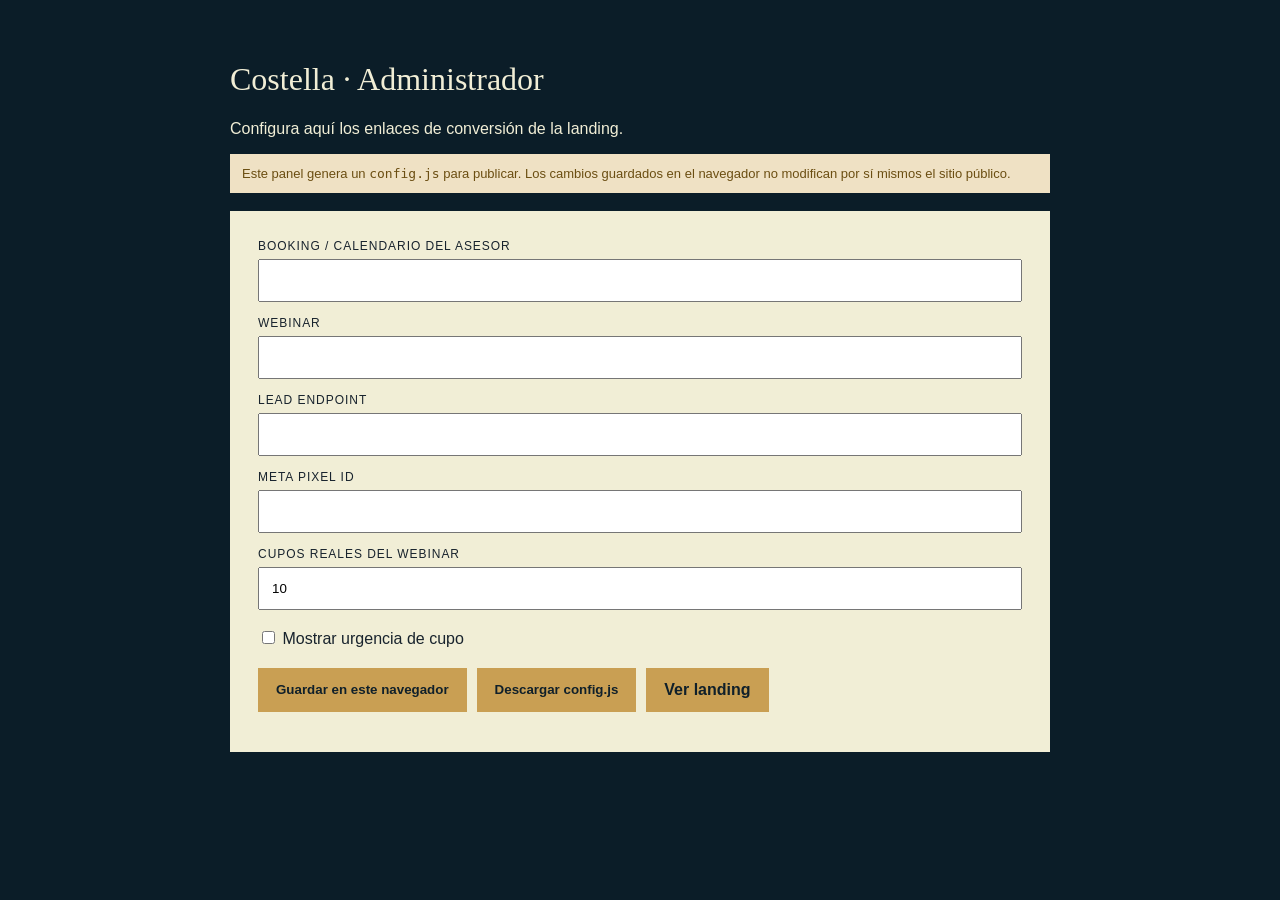
<file: admin.html>
<!doctype html><html lang="es"><head><meta charset="utf-8"><meta name="viewport" content="width=device-width,initial-scale=1"><title>Costella · Administrador</title><style>body{font-family:Arial,sans-serif;background:#0b1d28;color:#f1eed6;margin:0;padding:40px}.wrap{max-width:820px;margin:auto}h1,h2{font-family:Georgia,serif;font-weight:400}.card{background:#f1eed6;color:#18232d;padding:28px;margin-top:18px}.grid{display:grid;gap:14px}.grid label{font-size:12px;text-transform:uppercase;letter-spacing:.08em}.grid input{width:100%;box-sizing:border-box;padding:12px;margin-top:6px}.btn{padding:13px 18px;border:0;background:#c99f53;color:#10202a;font-weight:700;cursor:pointer}.note{font-size:12px;line-height:1.6;color:#666}.ok{color:#386d3b}.warning{background:#efe1c4;color:#6b4e12;padding:12px;margin:15px 0;font-size:13px}</style></head><body><div class="wrap"><h1>Costella · Administrador</h1><p>Configura aquí los enlaces de conversión de la landing.</p><div class="warning">Este panel genera un <code>config.js</code> para publicar. Los cambios guardados en el navegador no modifican por sí mismos el sitio público.</div><div class="card"><div class="grid"><label>Booking / calendario del asesor<input id="booking"></label><label>Webinar<input id="webinar"></label><label>Lead endpoint<input id="lead"></label><label>Meta Pixel ID<input id="pixel"></label><label>Cupos reales del webinar<input id="slots" type="number" min="0" value="10"></label></div><p style="margin-top:18px"><label><input type="checkbox" id="scarcity"> Mostrar urgencia de cupo</label></p><div style="display:flex;gap:10px;flex-wrap:wrap;margin-top:20px"><button class="btn" id="save">Guardar en este navegador</button><button class="btn" id="download">Descargar config.js</button><a class="btn" href="/" style="text-decoration:none">Ver landing</a></div><p id="status" class="note"></p></div><script>const cfg=()=>({bookingUrl:document.querySelector('#booking').value.trim(),webinarUrl:document.querySelector('#webinar').value.trim(),leadEndpoint:document.querySelector('#lead').value.trim(),metaPixelId:document.querySelector('#pixel').value.trim(),webinarSlots:Number(document.querySelector('#slots').value||0),showWebinarScarcity:document.querySelector('#scarcity').checked,qualificationReferenceDownPayment:80000});function load(){try{const c=JSON.parse(localStorage.getItem('costella_config')||'{}');for(const [k,v] of Object.entries(c)){const e=document.querySelector('#'+({bookingUrl:'booking',webinarUrl:'webinar',leadEndpoint:'lead',metaPixelId:'pixel',webinarSlots:'slots',showWebinarScarcity:'scarcity'}[k]||''));if(e){e.type==='checkbox'?e.checked=!!v:e.value=v}}}catch(e){}}document.querySelector('#save').onclick=()=>{localStorage.setItem('costella_config',JSON.stringify(cfg()));document.querySelector('#status').textContent='Guardado en este navegador.'};document.querySelector('#download').onclick=()=>{const c=cfg();const text='const COSTELLA_CONFIG = '+JSON.stringify(c,null,2)+';\n';const blob=new Blob([text],{type:'text/javascript'});const a=document.createElement('a');a.href=URL.createObjectURL(blob);a.download='config.js';a.click();URL.revokeObjectURL(a.href);document.querySelector('#status').textContent='config.js generado.'};load();</script></div></body></html>
</file>
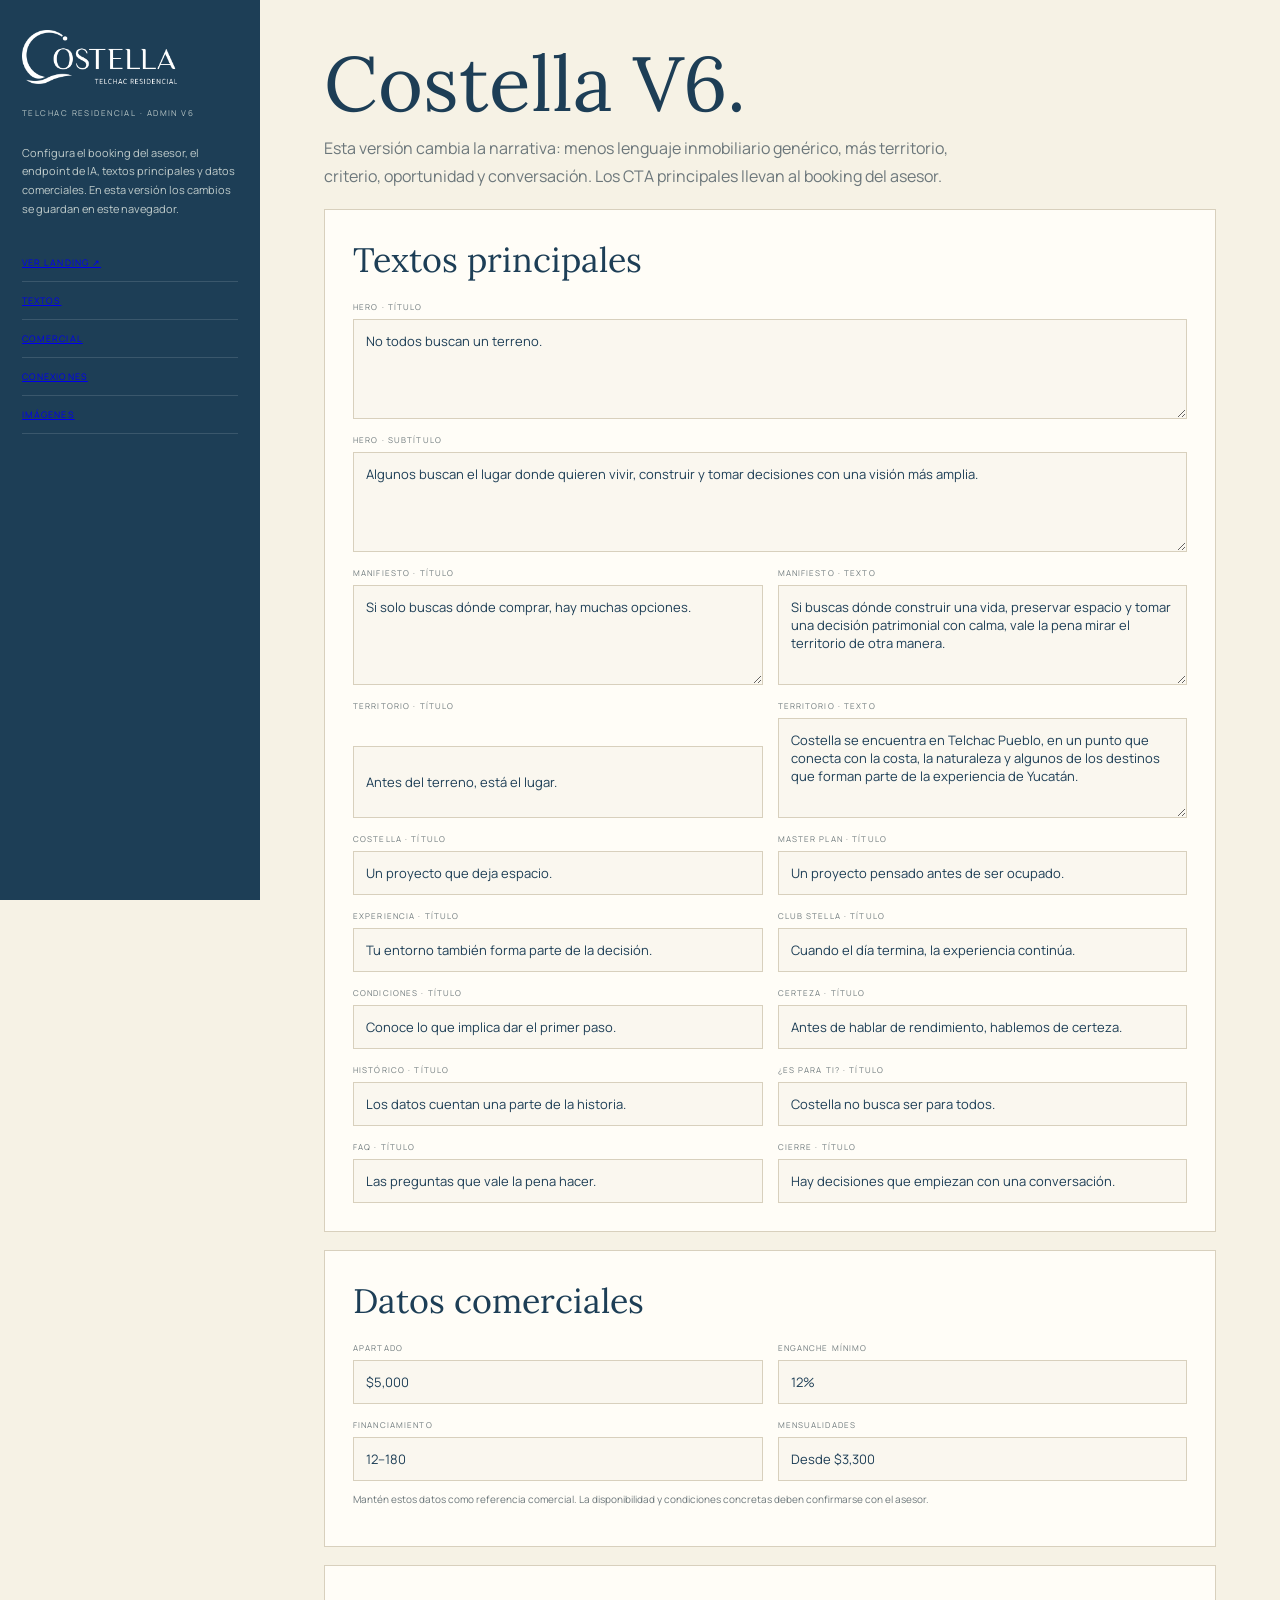
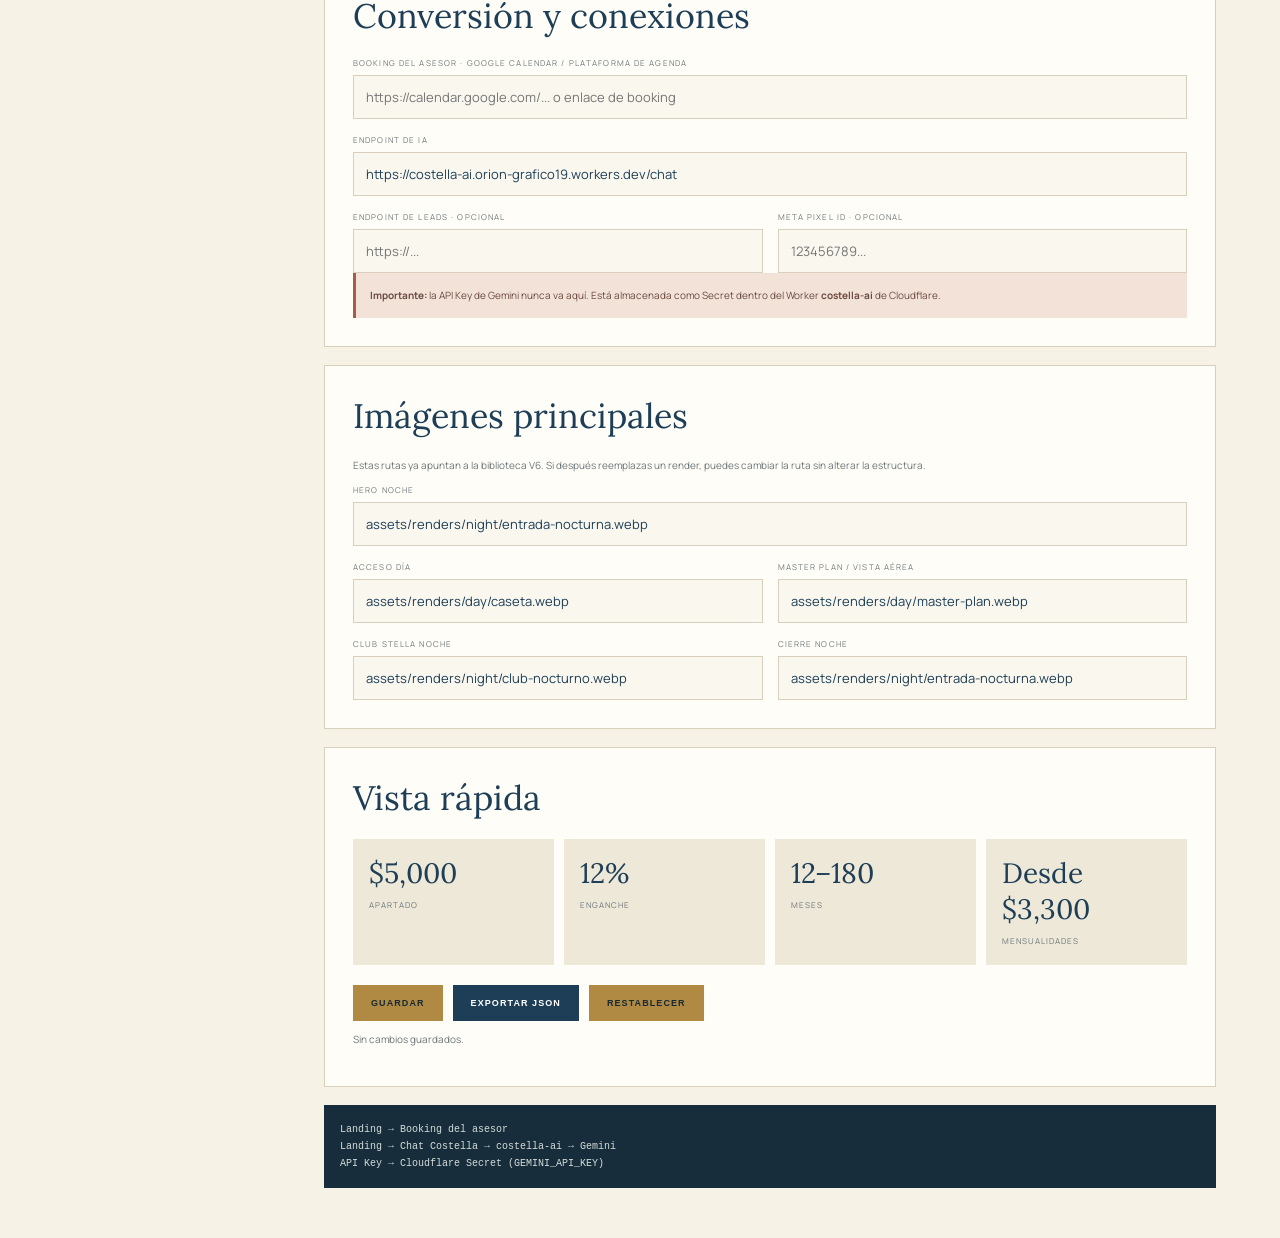
<file: site/admin.html>
<!doctype html><html lang="es"><head><meta charset="utf-8"><meta name="viewport" content="width=device-width,initial-scale=1"><title>Costella · Administración V6</title><link rel="preconnect" href="https://fonts.googleapis.com"><link rel="preconnect" href="https://fonts.gstatic.com" crossorigin><link href="https://fonts.googleapis.com/css2?family=Lora:ital,wght@0,400;0,500;1,400&family=Manrope:wght@400;500;600;700&display=swap" rel="stylesheet"><style>
:root{--b:#1D3E56;--g:#434B32;--d:#1D1D1D;--s:#F1EED6;--gold:#B08A43;--line:#d8d0bd;--muted:#6c777b;--title:'Manrope',Arial,sans-serif;--quote:'Lora',Georgia,serif}*{box-sizing:border-box}body{margin:0;background:#f6f2e5;color:var(--b);font-family:var(--title)}.app{display:grid;grid-template-columns:260px 1fr;min-height:100vh}.side{background:var(--b);color:#fff;padding:30px 22px;position:sticky;top:0;height:100vh}.side img{width:155px}.side small{display:block;font-size:8px;letter-spacing:.18em;color:#b8c6c6;margin-top:18px}.side p{font-size:11px;line-height:1.7;color:#c0cccb;margin:26px 0}.side a{display:block;padding:12px 0;border-bottom:1px solid rgba(255,255,255,.13);font-size:9px;letter-spacing:.12em;text-transform:uppercase}.main{max-width:1200px;padding:50px clamp(22px,5vw,70px)}h1{font:400 clamp(48px,6vw,80px)/.88 var(--quote);margin:0}.top p{max-width:650px;color:var(--muted);line-height:1.8}.card{background:#fffdf7;border:1px solid var(--line);padding:28px;margin:18px 0}.card h2{font:400 34px var(--quote);margin:0 0 20px}.grid{display:grid;grid-template-columns:1fr 1fr;gap:15px}.full{grid-column:1/-1}.field{display:grid;gap:7px}.field label{font-size:8px;letter-spacing:.14em;text-transform:uppercase;color:#6f7a7d}.field input,.field textarea{width:100%;border:1px solid var(--line);background:#faf7ef;padding:12px;color:var(--b);font:13px var(--title)}.field textarea{min-height:100px;resize:vertical}.actions{display:flex;gap:10px;flex-wrap:wrap;margin-top:20px}.btn{border:0;padding:13px 18px;background:var(--gold);color:#172a33;font-weight:700;font-size:9px;letter-spacing:.12em;text-transform:uppercase;cursor:pointer}.btn.dark{background:var(--b);color:#fff}.note{font-size:10px;line-height:1.7;color:var(--muted)}.preview{display:grid;grid-template-columns:repeat(4,1fr);gap:10px}.preview div{background:#eee8d8;padding:16px}.preview strong{display:block;font:400 28px var(--quote)}.preview span{font-size:8px;letter-spacing:.12em;color:var(--muted)}.status{position:fixed;right:20px;bottom:20px;background:var(--b);color:#fff;padding:12px 15px;font-size:10px;display:none}.status.show{display:block}.code{background:#172d3b;color:#d5ddda;padding:16px;font:10px/1.7 ui-monospace,monospace;overflow:auto}.warning{padding:14px;background:#f2e2d8;border-left:3px solid #a55c4a;color:#6d4b40;font-size:10px;line-height:1.7}@media(max-width:850px){.app{grid-template-columns:1fr}.side{position:relative;height:auto}.grid,.preview{grid-template-columns:1fr}.full{grid-column:auto}}
</style></head><body><div class="app"><aside class="side"><img src="assets/brand/costella-logo-white.png" alt="Costella"><small>TELCHAC RESIDENCIAL · ADMIN V6</small><p>Configura el booking del asesor, el endpoint de IA, textos principales y datos comerciales. En esta versión los cambios se guardan en este navegador.</p><a href="index.html">Ver landing ↗</a><a href="#textos">Textos</a><a href="#comercial">Comercial</a><a href="#conexion">Conexiones</a><a href="#imagenes">Imágenes</a></aside><main class="main"><div class="top"><h1>Costella V6.</h1><p>Esta versión cambia la narrativa: menos lenguaje inmobiliario genérico, más territorio, criterio, oportunidad y conversación. Los CTA principales llevan al booking del asesor.</p></div>
<section class="card" id="textos"><h2>Textos principales</h2><div class="grid"><div class="field full"><label>Hero · título</label><textarea id="heroTitle">No todos buscan un terreno.</textarea></div><div class="field full"><label>Hero · subtítulo</label><textarea id="heroLead">Algunos buscan el lugar donde quieren vivir, construir y tomar decisiones con una visión más amplia.</textarea></div><div class="field"><label>Manifiesto · título</label><textarea id="manifestoTitle">Si solo buscas dónde comprar, hay muchas opciones.</textarea></div><div class="field"><label>Manifiesto · texto</label><textarea id="manifestoBody">Si buscas dónde construir una vida, preservar espacio y tomar una decisión patrimonial con calma, vale la pena mirar el territorio de otra manera.</textarea></div><div class="field"><label>Territorio · título</label><input id="territoryTitle" value="Antes del terreno, está el lugar."></div><div class="field"><label>Territorio · texto</label><textarea id="territoryBody">Costella se encuentra en Telchac Pueblo, en un punto que conecta con la costa, la naturaleza y algunos de los destinos que forman parte de la experiencia de Yucatán.</textarea></div><div class="field"><label>Costella · título</label><input id="costellaTitle" value="Un proyecto que deja espacio."></div><div class="field"><label>Master Plan · título</label><input id="masterTitle" value="Un proyecto pensado antes de ser ocupado."></div><div class="field"><label>Experiencia · título</label><input id="experienceTitle" value="Tu entorno también forma parte de la decisión."></div><div class="field"><label>Club Stella · título</label><input id="clubTitle" value="Cuando el día termina, la experiencia continúa."></div><div class="field"><label>Condiciones · título</label><input id="commercialTitle" value="Conoce lo que implica dar el primer paso."></div><div class="field"><label>Certeza · título</label><input id="certaintyTitle" value="Antes de hablar de rendimiento, hablemos de certeza."></div><div class="field"><label>Histórico · título</label><input id="historyTitle" value="Los datos cuentan una parte de la historia."></div><div class="field"><label>¿Es para ti? · título</label><input id="criteriaTitle" value="Costella no busca ser para todos."></div><div class="field"><label>FAQ · título</label><input id="faqTitle" value="Las preguntas que vale la pena hacer."></div><div class="field"><label>Cierre · título</label><input id="closingTitle" value="Hay decisiones que empiezan con una conversación."></div></div></section>
<section class="card" id="comercial"><h2>Datos comerciales</h2><div class="grid"><div class="field"><label>Apartado</label><input id="apartado" value="$5,000"></div><div class="field"><label>Enganche mínimo</label><input id="enganche" value="12%"></div><div class="field"><label>Financiamiento</label><input id="financiamiento" value="12–180"></div><div class="field"><label>Mensualidades</label><input id="mensualidades" value="Desde $3,300"></div></div><p class="note">Mantén estos datos como referencia comercial. La disponibilidad y condiciones concretas deben confirmarse con el asesor.</p></section>
<section class="card" id="conexion"><h2>Conversión y conexiones</h2><div class="grid"><div class="field full"><label>Booking del asesor · Google Calendar / plataforma de agenda</label><input id="booking" placeholder="https://calendar.google.com/... o enlace de booking"></div><div class="field full"><label>Endpoint de IA</label><input id="aiEndpoint" value="https://costella-ai.orion-grafico19.workers.dev/chat"></div><div class="field"><label>Endpoint de leads · opcional</label><input id="leadEndpoint" placeholder="https://..."></div><div class="field"><label>Meta Pixel ID · opcional</label><input id="pixel" placeholder="123456789..."></div></div><div class="warning"><strong>Importante:</strong> la API Key de Gemini nunca va aquí. Está almacenada como Secret dentro del Worker <strong>costella-ai</strong> de Cloudflare.</div></section>
<section class="card" id="imagenes"><h2>Imágenes principales</h2><p class="note">Estas rutas ya apuntan a la biblioteca V6. Si después reemplazas un render, puedes cambiar la ruta sin alterar la estructura.</p><div class="grid"><div class="field full"><label>Hero noche</label><input id="imgHero" value="assets/renders/night/entrada-nocturna.webp"></div><div class="field"><label>Acceso día</label><input id="imgCaseta" value="assets/renders/day/caseta.webp"></div><div class="field"><label>Master Plan / vista aérea</label><input id="imgMaster" value="assets/renders/day/master-plan.webp"></div><div class="field"><label>Club Stella noche</label><input id="imgClub" value="assets/renders/night/club-nocturno.webp"></div><div class="field"><label>Cierre noche</label><input id="imgClosing" value="assets/renders/night/entrada-nocturna.webp"></div></div></section>
<section class="card"><h2>Vista rápida</h2><div class="preview"><div><strong id="pvA">$5,000</strong><span>APARTADO</span></div><div><strong id="pvE">12%</strong><span>ENGANCHE</span></div><div><strong id="pvF">12–180</strong><span>MESES</span></div><div><strong id="pvM">Desde $3,300</strong><span>MENSUALIDADES</span></div></div><div class="actions"><button class="btn" id="save">Guardar</button><button class="btn dark" id="export">Exportar JSON</button><button class="btn" id="reset">Restablecer</button></div><p class="note" id="state">Sin cambios guardados.</p></section><div class="code">Landing → Booking del asesor<br>Landing → Chat Costella → costella-ai → Gemini<br>API Key → Cloudflare Secret (GEMINI_API_KEY)</div></main></div><div class="status" id="status"></div><script>
const ids=['heroTitle','heroLead','manifestoTitle','manifestoBody','territoryTitle','territoryBody','costellaTitle','masterTitle','experienceTitle','clubTitle','commercialTitle','certaintyTitle','historyTitle','criteriaTitle','faqTitle','closingTitle','apartado','enganche','financiamiento','mensualidades','booking','aiEndpoint','leadEndpoint','pixel','imgHero','imgCaseta','imgMaster','imgClub','imgClosing'];const $=id=>document.getElementById(id);const defaults={};ids.forEach(id=>defaults[id]=$(id).value);function collect(){const o={};ids.forEach(id=>o[id]=$(id).value.trim());o.images={hero:o.imgHero,caseta:o.imgCaseta,master:o.imgMaster,club:o.imgClub,closing:o.imgClosing};return o}function load(){try{const d=JSON.parse(localStorage.getItem('costella_admin_v6')||'{}');ids.forEach(id=>{if(d[id]!==undefined)$(id).value=d[id]});preview();if(localStorage.getItem('costella_admin_v6'))$('state').textContent='Configuración cargada.'}catch{}}function preview(){$('pvA').textContent=$('apartado').value;$('pvE').textContent=$('enganche').value;$('pvF').textContent=$('financiamiento').value;$('pvM').textContent=$('mensualidades').value}function toast(t){const x=$('status');x.textContent=t;x.classList.add('show');setTimeout(()=>x.classList.remove('show'),2200)}$('save').onclick=()=>{localStorage.setItem('costella_admin_v6',JSON.stringify(collect()));preview();$('state').textContent='Guardado en este navegador.';toast('Configuración guardada')};$('reset').onclick=()=>{if(confirm('¿Restablecer valores iniciales?')){ids.forEach(id=>$(id).value=defaults[id]);localStorage.removeItem('costella_admin_v6');preview();$('state').textContent='Restablecido.';toast('Restablecido')}};$('export').onclick=()=>{const blob=new Blob([JSON.stringify(collect(),null,2)],{type:'application/json'});const a=document.createElement('a');a.href=URL.createObjectURL(blob);a.download='costella-config-v6.json';a.click();URL.revokeObjectURL(a.href)};ids.forEach(id=>$(id).addEventListener('input',preview));load();</script></body></html>
</file>
